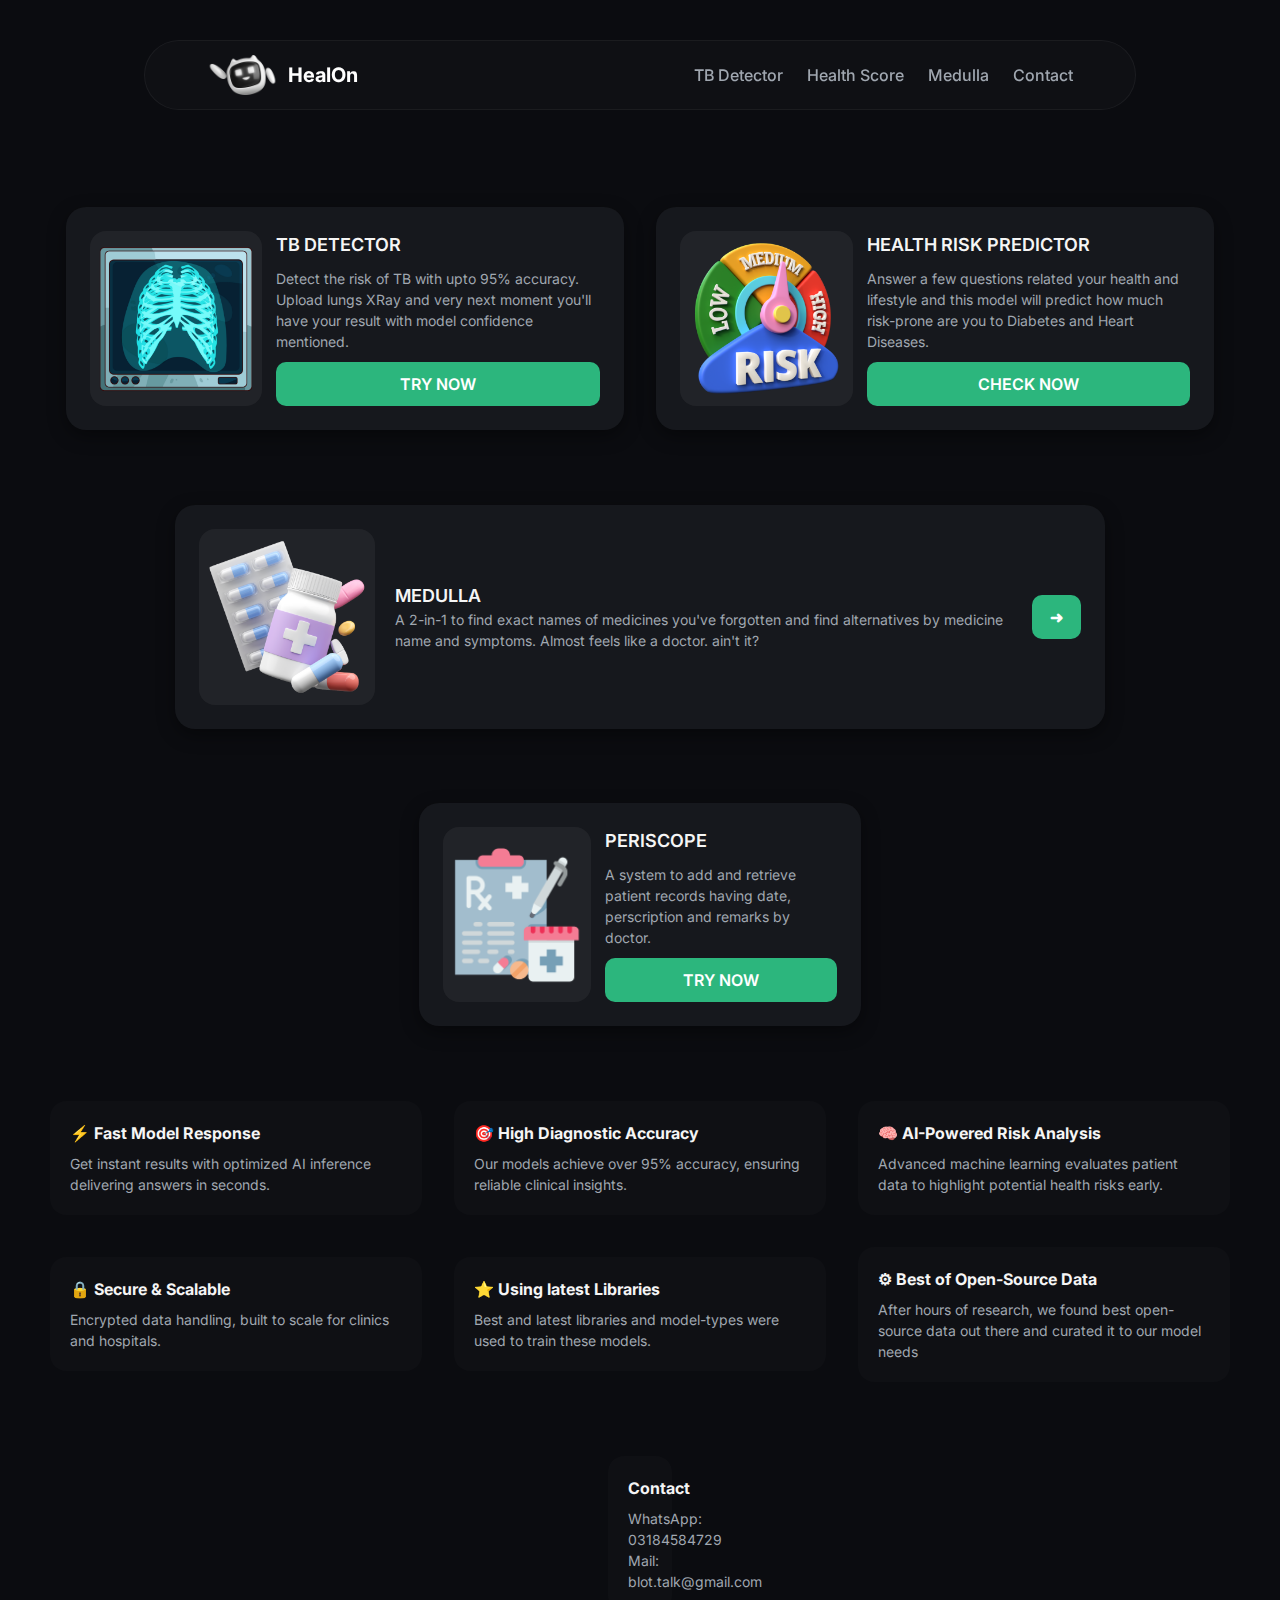
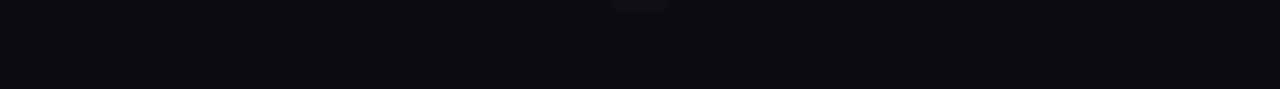
<file: templates/index.html>
<!doctype html>
<html lang="en">
<head>
  <meta charset="utf-8" />
  <meta name="viewport" content="width=device-width,initial-scale=1" />
  <title>HealOn</title>
  <link rel="icon" href="/static/images/ico.ico">
  <link href="https://fonts.googleapis.com/css2?family=Inter:wght@400;600;700&display=swap" rel="stylesheet">
  <link rel="stylesheet" href="/static/style.css">
  <style>
   
  </style>
</head>
<body>
  <div class="container">
    <div class="navbar">
      <a href="/" class="brand"><img src="/static/images/logo.png" alt="" class="logo">HealOn</a>
      <div class="nav-links">
        <a href="/tb">TB Detector</a>
        <a href="/health-risk">Health Score</a>
        <a href="/medulla">Medulla</a>
        <a href="mailto:blot.talk@gmail.com">Contact</a>
      </div>
    </div>

    <div class="grid">
      <div class="card">
        <div class="image-box"><img src="/static/images/tb.png" alt=""></div>
        <div class="content">
          <h3>TB DETECTOR</h3>
        <p>Detect the risk of TB with upto 95% accuracy. Upload lungs XRay and very next moment you'll have your result with model confidence mentioned.</p>
        <a class="btn" href="/tb">TRY NOW</a>
        </div>
        
      </div>
      <div class="card">
        <div class="image-box"><img src="/static/images/risk.png" alt=""></div>
        <div class="content">
          <h3>HEALTH RISK PREDICTOR</h3>
        <p>Answer a few questions related your health and lifestyle and this model will predict how much risk-prone are you to Diabetes and Heart Diseases.</p>
        <a class="btn" href="/health-risk">CHECK NOW</a>
        </div>
        
      </div>
    </div>

    <div class="grid" style="">
      <div class="card" style="flex-direction:row;align-items:center;gap:20px; width:75%">
        <div class="image-box" style="width: 20%;"><img src="/static/images/med.png" alt=""></div>
        <div style="flex:1">
          <h3>MEDULLA</h3>
          <p>A 2-in-1 to find exact names of medicines you've forgotten and find alternatives by medicine name and symptoms. Almost feels like a doctor. ain't it?</p>
        </div>
        <a class="btn" href="/medulla">➜</a>
      </div>
    </div>

    <div class="grid">
       <div class="card">
        <div class="image-box"><img src="/static/images/persc.png" alt=""></div>
        <div class="content">
          <h3>PERISCOPE</h3>
        <p>A system to add and retrieve patient records having date, perscription and remarks by doctor.</p>
        <a class="btn" href="/perscription">TRY NOW</a>
        </div>
        
      </div>
    </div>

    <div class="grid">
      
      <div class="feature">
        <h4>⚡ Fast Model Response</h4>
        <p>Get instant results with optimized AI inference delivering answers in seconds.</p>
      </div>
      <div class="feature">
        <h4>🎯 High Diagnostic Accuracy</h4>
        <p>Our models achieve over 95% accuracy, ensuring reliable clinical insights.</p>
      </div>
      <div class="feature">
        <h4>🧠 AI-Powered Risk Analysis</h4>
        <p>Advanced machine learning evaluates patient data to highlight potential health risks early.</p>
      </div>
      <div class="feature">
        <h4>🔒 Secure & Scalable</h4>
        <p>Encrypted data handling, built to scale for clinics and hospitals.</p>
      </div>
      <div class="feature">
        <h4>⭐ Using latest Libraries</h4>
        <p>Best and latest libraries and model-types were used to train these models.</p>
      </div>
      <div class="feature">
        <h4>⚙ Best of Open-Source Data</h4>
        <p>After hours of research, we found best open-source data out there and curated it to our model needs</p>
      </div>
    </div>

    <!-- <div class="info-row">
      <div class="info-text">
        <h2>Some information claiming from image on right</h2>
        <p>If that's not enough here's more trust-me statements. Replace with real content later. This section pairs well with an infographic or chart on the right.</p>
      </div>
      <div class="info-image"><img src="tr.png" alt=""></div>
    </div> -->

    <div class="grid"><div class="feature">
      <h4>Contact</h4>
      <p>WhatsApp: 03184584729</p>
      <p>Mail: blot.talk@gmail.com</p>
    </div></div>

  </div>
</body>
</html>
</file>
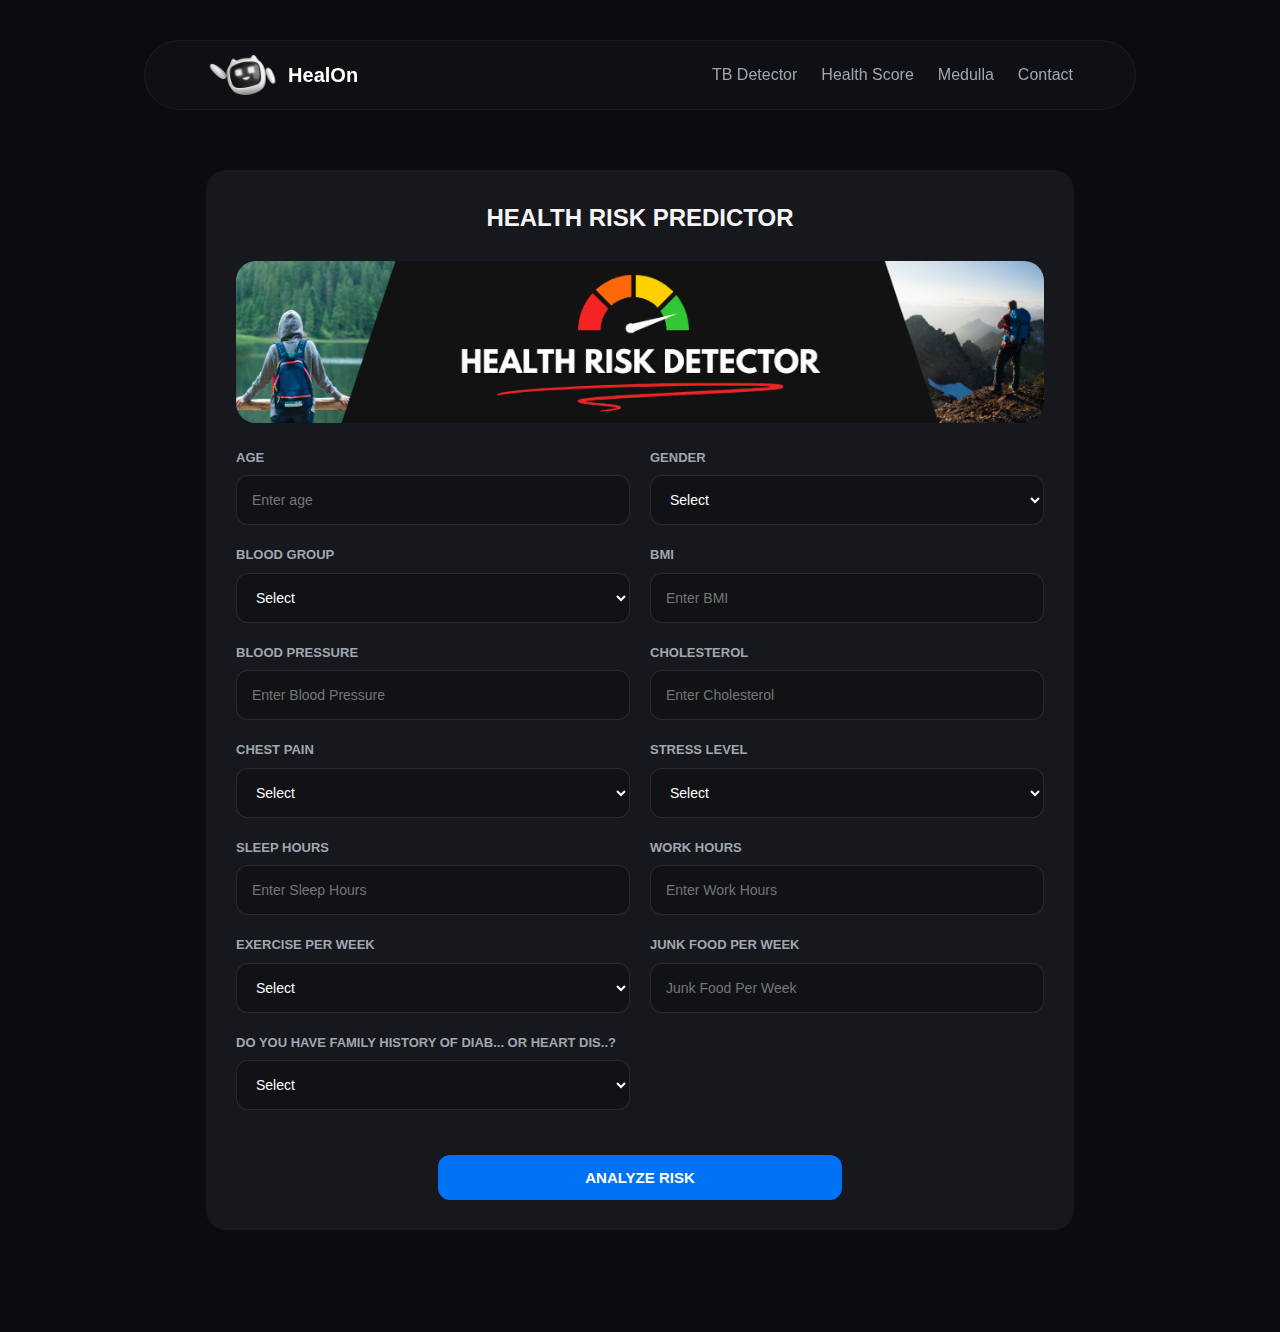
<file: templates/form-health.html>
<!DOCTYPE html>
<html lang="en">
<head>
  <meta charset="UTF-8">
  <meta name="viewport" content="width=device-width, initial-scale=1.0">
  <title>Health Risk Predictor</title>
  <link rel="icon" href="/static/images/ico.ico">
  <link rel="stylesheet" href="/static/style.css"> 
  <style>
  
  </style>
</head>
<body>
  <div class="container">
    <div class="navbar">
      <a href="/" class="brand"><img src="/static/images/logo.png" alt="" class="logo">HealOn</a>
      <div class="nav-links">
        <a href="/tb">TB Detector</a>
        <a href="/health-risk">Health Score</a>
        <a href="/medulla">Medulla</a>
        <a href="mailto:blot.talk@gmail.com">Contact</a>
      </div>
    </div>
    <div class="form-wrapper">
      <h2 class="form-title">HEALTH RISK PREDICTOR</h2>

      

      <form action="{{url_for('predict_health')}}" method="POST" enctype="multipart/form-data">
        <div class="banner"><img src="/static/images/health_b.png" alt=""></div>
        <div class="form-grid">
          <div class="form-control">
            <label for="age">AGE</label>
            <input type="number" name="age" id="age" min="0" step="1" placeholder="Enter age" required>
          </div>
          <div class="form-control">
            <label for="gender">GENDER</label>
            <select name="gender" id="gender" required>
              <option value="">Select</option>
              <option value="M">Male</option>
              <option value="F">Female</option>
            </select>
          </div>
          <div class="form-control">
            <label for="blood">BLOOD GROUP</label>
            <select name="blood" id="blood" required>
              <option value="">Select</option>
              <option value="A+">A+</option>
<option value="A-">A-</option>
<option value="B+">B+</option>
<option value="B-">B-</option>
<option value="O+">O+</option>
<option value="O-">O-</option>
<option value="AB+">AB+</option>
<option value="AB-">AB-</option>

            </select>
          </div>
          <div class="form-control" >
          <label for="chol">BMI</label>
          <input type="number" name="bmi" id="chol" step="0.1" placeholder="Enter BMI" required>
        </div>
        <div class="form-control" >
          <label for="chol">BLOOD PRESSURE</label>
          <input type="number" name="bp" id="chol" step="1" placeholder="Enter Blood Pressure" required>
        </div>
        <div class="form-control" >
          <label for="chol">CHOLESTEROL</label>
          <input type="number" name="chol" id="chol" step="0.1" placeholder="Enter Cholesterol" required>
        </div>
        <div class="form-control">
            <label for="chest">CHEST PAIN</label>
            <select name="chest" id="blood" required>
              <option value="">Select</option>
              <option value="0">No Pain</option>
<option value="1">Mild Pain</option>
<option value="2">Moderate Pain</option>
<option value="3">Severe Pain</option>
            </select>
          </div>
        <div class="form-control">
            <label for="blood">STRESS LEVEL</label>
            <select name="stress" id="blood" required>
              <option value="">Select</option>
              <option value="1">1</option>
<option value="2">2</option>
<option value="3">3</option>
<option value="4">4</option>
<option value="5">5</option>
<option value="6">6</option>
<option value="7">7</option>
<option value="8">8</option>
<option value="9">9</option>
<option value="10">10</option>
            </select>
          </div>
          <div class="form-control" >
          <label for="chol">SLEEP HOURS</label>
          <input type="number" name="sleep" id="chol" step="0.1" placeholder="Enter Sleep Hours" required>
        </div>
        <div class="form-control" >
          <label for="chol">WORK HOURS</label>
          <input type="number" name="work" id="chol" step="0.1" placeholder="Enter Work Hours" required>
        </div>
        <div class="form-control">
            <label for="blood">EXERCISE PER WEEK</label>
            <select name="exercise" id="blood" required>
              <option value="">Select</option>
              <option value="1">1</option>
<option value="2">2</option>
<option value="3">3</option>
<option value="4">4</option>
<option value="5">5</option>
<option value="6">6</option>
<option value="7">7</option>
<option value="8">8</option>
<option value="9">9</option>
<option value="10">10</option>
            </select>
          </div>
          <div class="form-control" >
          <label for="chol">JUNK FOOD PER WEEK</label>
          <input type="number" name="junk" id="chol" step="1" placeholder="Junk Food Per Week" required>
        </div>
        <div class="form-control">
            <label for="gender">DO YOU HAVE FAMILY HISTORY OF DIAB... OR HEART DIS..?</label>
            <select name="fam" id="gender" required>
              <option value="">Select</option>
              <option value="1">Yes</option>
              <option value="0">No</option>
            </select>
          </div>
          
        </div>

       
        <div class="btn">
             <button type="submit" class="submit-btn">ANALYZE RISK</button>
        </div>
        
      </form>
    </div>
  </div>
</body>
</html>
</file>
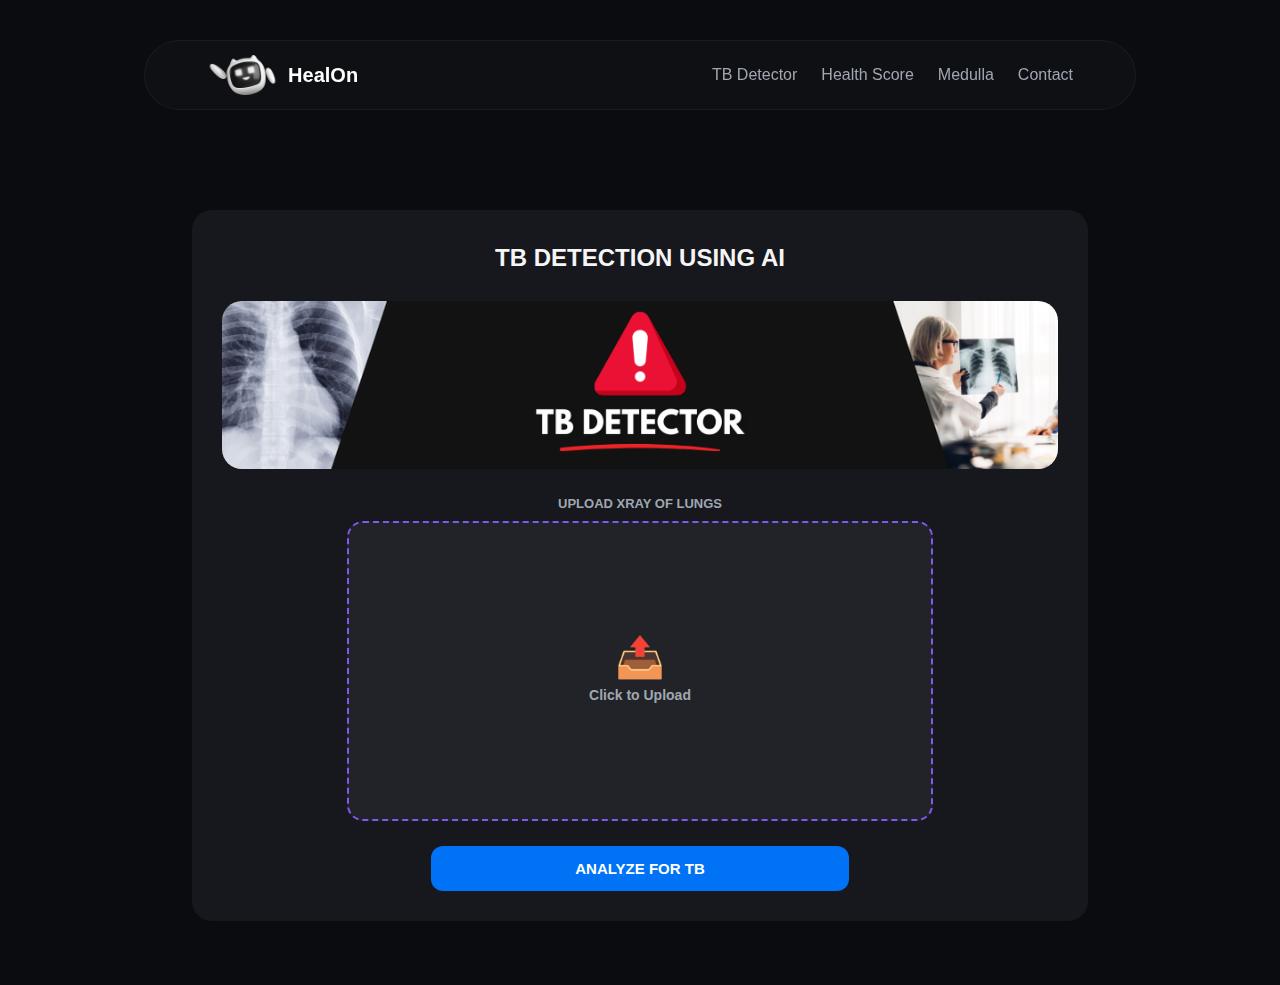
<file: templates/form-tb.html>
<!DOCTYPE html>
<html lang="en">
<head>
  <meta charset="UTF-8">
  <meta name="viewport" content="width=device-width, initial-scale=1.0">
  <title>TB Detection</title>
  <link rel="icon" href="/static/images/ico.ico">
  <link rel="stylesheet" href="/static/style.css">
 <style>
  .upload-box {
    background: rgba(255, 255, 255, 0.05);
    border: 2px dashed var(--accent1);
    border-radius: 16px;
    width: 70%;
    height: 300px;
    display: flex;
    align-items: center;
    justify-content: center;
    cursor: pointer;
    transition: all .3s ease;
    color: var(--muted);
    font-weight: 500;
    text-align: center;
  }

  .upload-box:hover {
    background: rgba(255, 255, 255, 0.08);
    border-color: var(--accent2);
    color: #fff;
  }

  .upload-content {
    display: flex;
    flex-direction: column;
    align-items: center;
    gap: 8px;
    font-size: 16px;
  }

  .upload-content span {
    font-size: 14px;
    
  }

  .upload-content::before {
    content: "📤"; 
    font-size: 40px;
    line-height: 1;
  }
</style>
</head>
<body>
  <div class="container">
  <div class="navbar">
      <a href="/" class="brand"><img src="/static/images/logo.png" alt="" class="logo">HealOn</a>
      <div class="nav-links">
        <a href="/tb">TB Detector</a>
        <a href="/health-risk">Health Score</a>
        <a href="/medulla">Medulla</a>
        <a href="mailto:blot.talk@gmail.com">Contact</a>
      </div>
    </div>

  </div>

  <div class="form-wrapper">
    <h2 class="form-title">TB DETECTION USING AI</h2>

    

    <div class="tab-content">
        
      
      <form action="{{url_for('predict_tb')}}" method="POST" enctype="multipart/form-data">
        
       <div class="banner"><img src="/static/images/tb_b.png" alt=""></div>
          

       
          <div class="form-control" style="display: flex; align-items: center;">
  <label for="file">UPLOAD XRAY OF LUNGS</label>
  <input type="file" name="file" id="file" accept="image/*" hidden required>
            <label for="file" id="uploadbox" class="upload-box"> 
             <div class="upload-content">
      
      <span style="max-width: none;">Click to Upload</span>
    </div>
    </label>
  
</div>
         
       
     <div class="btn">
           <button type="submit" class="submit-btn">ANALYZE FOR TB</button>
     </div>
        
      </form>
  
  
    </div>

    
  </div>

  <script>

    // Show image after it is uploaded

      const fileInput = document.getElementById("file");
  const uploadBox = document.getElementById("uploadbox");

  fileInput.addEventListener("change", () => {
    const file = fileInput.files[0];
    if (file) {
      const reader = new FileReader();
      reader.onload = (e) => {
        uploadBox.innerHTML = `<img src="${e.target.result}" 
                                 style=" max-height:100%;
                                 width:auto; border-radius:10px;" 
                                 alt="Preview">`;
      };
      reader.readAsDataURL(file);
    } else {
      uploadBox.textContent = "⬆️ Upload image"; 
    }
  });


  </script>
</body>
</html>
</file>
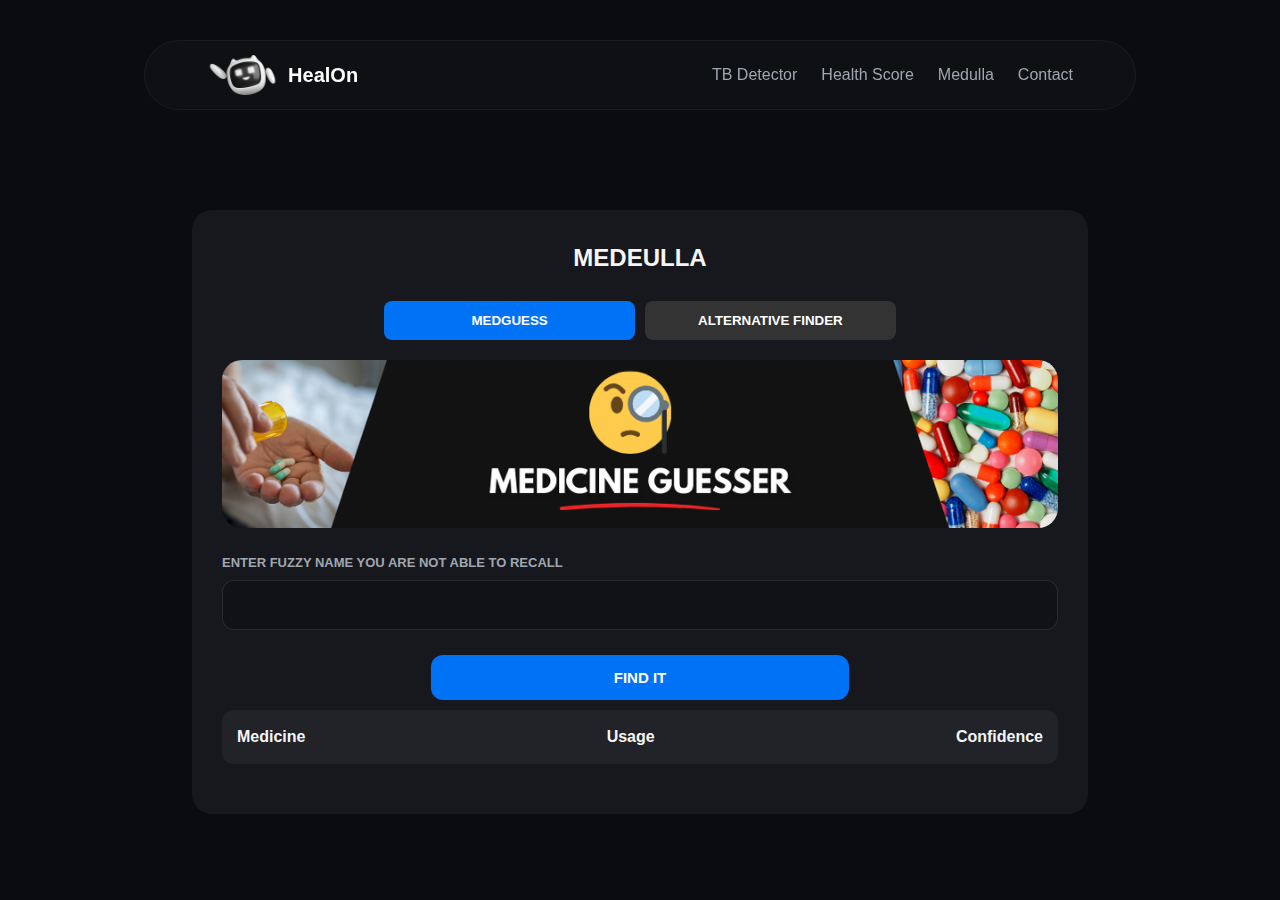
<file: templates/medguess.html>
<!DOCTYPE html>
<html lang="en">
<head>
  <meta charset="UTF-8">
  <meta name="viewport" content="width=device-width, initial-scale=1.0">
  <title>Medeulla</title>
  <link rel="icon" href="/static/images/ico.ico">
  <link rel="stylesheet" href="/static/style.css">
  
</head>
<body>
  <div class="container">
    <div class="navbar">
      <a href="/" class="brand"><img src="/static/images/logo.png" alt="" class="logo">HealOn</a>
      <div class="nav-links">
        <a href="/tb">TB Detector</a>
        <a href="/health-risk">Health Score</a>
        <a href="/medulla">Medulla</a>
        <a href="mailto:blot.talk@gmail.com">Contact</a>
      </div>
    </div>
  </div>

  <div class="form-wrapper">
    <h2 class="form-title">MEDEULLA</h2>

    <!-- Tabs -->
    <div class="tabs">
      <button class="tab-btn active" onclick="switchTab('medguess')">MEDGUESS</button>
      <button class="tab-btn" onclick="switchTab('alternative')">ALTERNATIVE FINDER</button>
    </div>

    <!-- Medguess Tab -->
    <div id="medguess" class="tab-content">
        <form id="searchForm">
        <div class="banner"><img src="/static/images/medguess_b.png" alt=""></div>
        <div class="grid-form">
        <div class="form-control">
            
               <label for="fuzzy">ENTER FUZZY NAME YOU ARE NOT ABLE TO RECALL</label>
          <input id="search" type="text" id="fuzzy" name="fuzzy">
            </div>
            </div>
          
           <div class="btn">
               <button class="submit-btn" type="submit">FIND IT</button>
        </div>
        
        </form>
     
         <div class="med-item" style="margin: 10px 0;">
          <span class="med-name">Medicine</span>
          <span class="med-name">Usage</span>
          <span class="med-name">Confidence</span>
          
            
       </div>
      <div class="med-list" id="medguess-list"></div>
    </div>

    <!-- Alternative Tab -->
    <div id="alternative" class="tab-content hidden">
       <form  id="altForm" >
         <div class="banner"><img src="/static/images/medalt_b.png" alt=""></div>
        <div class="form-grid">
          <div class="form-control">
            <label for="type">WHAT ARE YOU PROVIDING?</label>
            <select id="type"  name="provide">
              <option value="">Select...</option>
              <option value="name">Medicine Name</option>
              <option value="sympotom">Symptoms</option>
            </select>
          </div>
          <div class="form-control">
            <label for="altQuery">ENTER MEDECINE NAME OR SYMPOTOMS</label>
            <input type="text" id="altQuery" name="medname">
          </div>
        </div>
        <div class="btn">
           <button class="submit-btn" type="submit">FIND IT</button>
        </div>
        
      </form>

      <div class="med-item" style="margin: 10px 0;">
          <span class="med-name">Image</span>
          <span class="med-name">Medicine</span>
          <span class="med-name">Usage</span>
          <span class="med-name">Confidence</span>
            
       </div>

      <div class="med-list" id="alternative-list"></div>
    </div>
  </div>

  <script>
    // Dummy data for testing
    const meds = [
      { name: "Medname A", confi: 76.32, usage:"this medecine is designed to ", img: "tr.png" },
      { name: "Medname B capsule maasa", price: 65.20, img: "https://via.placeholder.com/50" },
      { name: "Medname C", price: 54.10, img: "https://via.placeholder.com/50" }
    ];


 // This function take array of medicines and displays it
    function renderList(type, info) {
      const container = document.getElementById(type + "-list");
      container.innerHTML = "";

      info.forEach(med => {
        const div = document.createElement("div");
        div.classList.add("med-item");

        if (type === "alternative") {
          div.innerHTML = `
            <img src="${med.url}" alt="medicine">
            <span class="med-name">${med.name}</span>
            <p>${med.usage}</p>
            <span>${med.confi}</span>
          `;
        } else {
          div.innerHTML = `
            <span class="med-name">${med.name}</span>
            <p>${med.usage}</p>
            <span>${med.confi}</span>
          `;
        }

        container.appendChild(div);
      });
    }

    // Funtion for tab switching functionality

    function switchTab(tab) {
      document.querySelectorAll(".tab-content").forEach(c => c.classList.add("hidden"));
      document.getElementById(tab).classList.remove("hidden");

      document.querySelectorAll(".tab-btn").forEach(b => b.classList.remove("active"));
      document.querySelector(`.tab-btn[onclick="switchTab('${tab}')"]`).classList.add("active");
    }

    // Load data when form is submitted
    document.getElementById("searchForm").addEventListener("submit", async function(e) {
    e.preventDefault(); 

    const query = document.getElementById("search").value;
    const response = await fetch("/guess", {
        method: "POST",
        headers: {"Content-Type": "application/json"},
        body: JSON.stringify({ query: query })   
    });

  

    const results = await response.json();

    renderList("medguess",results);

  });

  // alternatives meds form evenlistner

   document.getElementById("altForm").addEventListener("submit", async function(e) {
    e.preventDefault(); 

    const type = document.getElementById("type").value;
    const query = document.getElementById("altQuery").value;
    const response = await fetch("/altmed", {
        method: "POST",
        headers: {"Content-Type": "application/json"},
        body: JSON.stringify({ type: type, query: query })   
    });
   

  

    const results = await response.json();

    renderList("alternative",results);

  });
    
    
  </script>
</body>
</html>
</file>
<file: static/style.css>
:root{
      --bg:#0b0c10;
      --card:#16181d;
      --muted:#a0a7b0;
      --accent1:#7f5af0;
      --accent2:#2cb67d;
      --accent3:#ef4565;
      --radius:20px;
      --padding:24px;
    }
    *{box-sizing:border-box;margin:0;padding:0}
    body{
      font-family:Inter, sans-serif;
      background:var(--bg);
      color:#f5f5f5;
      line-height:1.5;
    }

    a {
      color: white;
      text-decoration: none;
    }
    .container{ 
        max-width:100%; margin:40px 20px;
       display: flex; flex-direction: column; align-items: center; justify-content: center;}

    /* navbar */
    .navbar{
      width: 80%;
      display:flex;align-items:center;justify-content:space-between;
      background:rgba(255,255,255,0.02);
      border:1px solid rgba(255,255,255,0.05);
      padding:14px 5%;
      border-radius:40px;
      backdrop-filter:blur(10px);
      margin-bottom:60px;
    }
    .brand{font-size:20px;font-weight:700;display:flex;align-items:center;gap:10px}
    .brand .logo{height:40px;border-radius:12px;;display:grid;place-items:center;font-weight:700}
    .nav-links{display:flex;gap:24px}
    .nav-links a{text-decoration:none;color:var(--muted);font-weight:500}
    .nav-links a:hover{color:#fff}

    /* grid sections */
    .grid{
      display:flex;
      gap:32px;
      flex-wrap: wrap;
      align-items: center;
      justify-content: center;
      margin: 3% 0;
    }
    .grid-2{grid-template-columns:repeat(auto-fit,minmax(280px,1fr));}
    .grid-3{grid-template-columns:repeat(auto-fit,minmax(250px,1fr));}

    /* card */
    .card{
      width: 45%;
      background:var(--card);
      border-radius:var(--radius);
      padding:var(--padding);
      box-shadow:0 6px 18px rgba(0,0,0,0.4);
      display:flex;flex-direction:row;gap:14px;
      transition:transform .25s ease, box-shadow .25s ease;
      
    }
    .card:hover{transform:translateY(-6px);box-shadow:0 10px 25px rgba(0,0,0,0.6)}
    .card h3{font-size:18px;font-weight:600}
    .card p{color:var(--muted);font-size:14px}
    .card .btn{
     
      padding:10px 18px;
      border-radius:10px;
      border:none;
      background:var(--accent2);
      color:#fff;font-weight:600;cursor:pointer;
      text-align: center;
      text-decoration: none;
    }
    .card .btn:hover{background:#239764}

    /* image placeholder */
    .image-box{
      width:100%;
      /* aspect-ratio:1/1; */
      border-radius:16px;
      background:rgba(255,255,255,0.05);
      display:flex;align-items:center;justify-content:center;
      font-size:32px;color:var(--muted);
    }

    .content {
      display: flex;
      flex-direction: column;
      gap: 10px;
      justify-content: center;
    }

    img {
      width: 100%;
      height: auto;
    }

    /* feature cards */
    .feature{ width: 30%;
      background:rgba(255,255,255,0.02);border-radius:16px;padding:20px;transition:.25s}
    .feature:hover{background:rgba(255,255,255,0.05)}
    .feature h4{margin-bottom:8px;font-size:16px}
    .feature p{font-size:14px;color:var(--muted)}

    /* info row */
    .info-row{display:flex;gap:40px;align-items:center;margin:80px 0;flex-wrap:wrap}
    .info-text{flex:1;min-width:280px}
    .info-text h2{font-size:32px;margin-bottom:16px}
    .info-text p{
      color:var(--muted);font-size:18px}
    .info-image{flex:1;max-width:40%;border-radius:20px;background:linear-gradient(135deg,var(--accent1),var(--accent3));display:grid;place-items:center;color:#fff;font-size:20px;font-weight:700}

    @media(max-width:768px){
      .navbar{flex-direction:column;gap:14px;align-items:flex-start;}
    }

 .risk-header {
      display: flex;
      justify-content: space-around;
      align-items: center;
      gap: 200px;
      margin-bottom: 40px;
      flex-wrap: wrap;
    }
    .risk-badge {
      background: var(--accent3);
      padding: 20px 40px;
      border-radius: var(--radius);
      font-size: 24px;
      font-weight: 700;
      color: #fff;
      text-align: center;
    }
     .gauge-box {
      background: var(--card);
      border-radius: var(--radius);
      padding: 20px;
      width: 350px;
      height: 300px;
      display: flex;
      align-items: center;
      justify-content: center;
    }
    canvas {
      max-width: 100%;
    }

    .risk-grid {
      display: flex;
      gap: 20px;
      justify-content: center;
      flex-wrap: wrap;
      margin: 40px 10%;
    }
    .wide {
        width: 30% !important;
    }
    .risk-card {
      background: var(--card);
      border-radius: var(--radius);
      padding: 20px;
      width: 220px;
      text-align: center;
      margin: 0 10px;
    }
    .risk-card h3 {
      font-size: 17px;
      color: var(--muted);
      margin-bottom: 8px;
    }
    .risk-card .value {
      font-size: 30px;
      font-weight: 800;
    }
    .risk-card .sub {
      font-size: 15px;
      padding-top: 10px;
      color: var(--muted);
    }
    .value.red { color: var(--accent3); }
    .value.green { color: var(--accent2); }

    .header-img {
        width: 50%;
        margin-bottom: 20px;
    }
   

    /* form related css goes here */

      .form-wrapper {
      background: var(--card);
      border-radius: var(--radius);
      padding: 30px;
      max-width: 70%;
      margin: auto;
      margin-bottom: 5%;
    }

    .form-title {
      text-align: center;
      font-size: 24px;
      font-weight: 800;
      margin-bottom: 25px;
    }

    .banner {
      width: 100%;
      height: 100%;
      border-radius: var(--radius);
      background: rgba(255,255,255,0.08);
      display: flex;
      align-items: center;
      justify-content: center;
      color: var(--muted);
      font-weight: 600;
      margin-bottom: 25px;
    }

    .banner img {
      border-radius: var(--radius);
    }

    .form-grid {
      display: grid;
      grid-template-columns: 1fr 1fr;
      gap: 20px;
      margin-bottom: 20px;
    }

    .form-control {
      display: flex;
      flex-direction: column;
      gap: 8px;
      
    }

    .form-control label {
      font-size: 13px;
      font-weight: 600;
      color: var(--muted);
    }

    input, select, textarea {
      padding: 12px 15px;
      border-radius: 12px;
      border: 1px solid rgba(255,255,255,0.1);
      background: #111216;
      color: #fff;
      font-size: 14px;
      outline: none;
      transition: border 0.2s ease;
      height: 50px;
    }

    input:focus, select:focus, textarea:focus {
      border: 1px solid var(--accent2);
    }

    textarea {
      min-height: 80px;
      resize: none;
    }

    .upload-box {
      background: rgba(255,255,255,0.05);
      border-radius: var(--radius);
      padding: 30px;
      text-align: center;
      color: var(--muted);
      cursor: pointer;
      border: 2px dashed rgba(255,255,255,0.1);
      transition: background 0.3s;
    }
    .upload-box:hover {
      background: rgba(255,255,255,0.1);
    }
    
    .btn {
      display: flex;
      justify-content: center;
    }
   
    .submit-btn {
      display: block;
      width: 50%;
      padding: 14px;
      border: none;
      border-radius: 12px;
      background: #0072f5;
      color: #fff;
      font-weight: 700;
      font-size: 15px;
      cursor: pointer;
      margin-top: 25px;
      transition: background 0.3s;
    }
    .submit-btn:hover {
      background: #0059c1;
    }


    /* Tabs and records list */

    .tabs {
      display: flex;
      justify-content: center;
      margin-bottom: 20px;
    }
    .tab-btn {
      width: 30%;
      padding: 12px 20px;
      border-radius: 8px;
      margin: 0 5px;
      border: none;
      font-weight: 700;
      cursor: pointer;
    }
    .tab-btn.active {
      background: #0072f5;
      color: #fff;
    }
    .tab-btn:not(.active) {
      background: #333;
      color: #fff;
    }

    /* Medicine list */
    .med-list {
      margin-top: 20px;
    }
    .med-item {
      display: flex;
      align-items: center;
      justify-content: space-between;
      background: rgba(255,255,255,0.05);
      padding: 15px;
      border-radius: 12px;
      margin-bottom: 10px;
    }
    .med-item img {
      width: auto;
      height: 90px;
      border-radius: 8px;
      object-fit: cover;
      margin-right: 15px;
    }
    .med-item .med-name, span {
        font-weight: 800;
        font-size: 16px;
        max-width: 30%;
    }
    .med-name {
      font-weight: 600;
    }
    .med-item p {
        max-width: 30%;
        min-width: 20%;
      font-size: 13px;
    }
    .hidden {
      display: none;
    }
</file>
